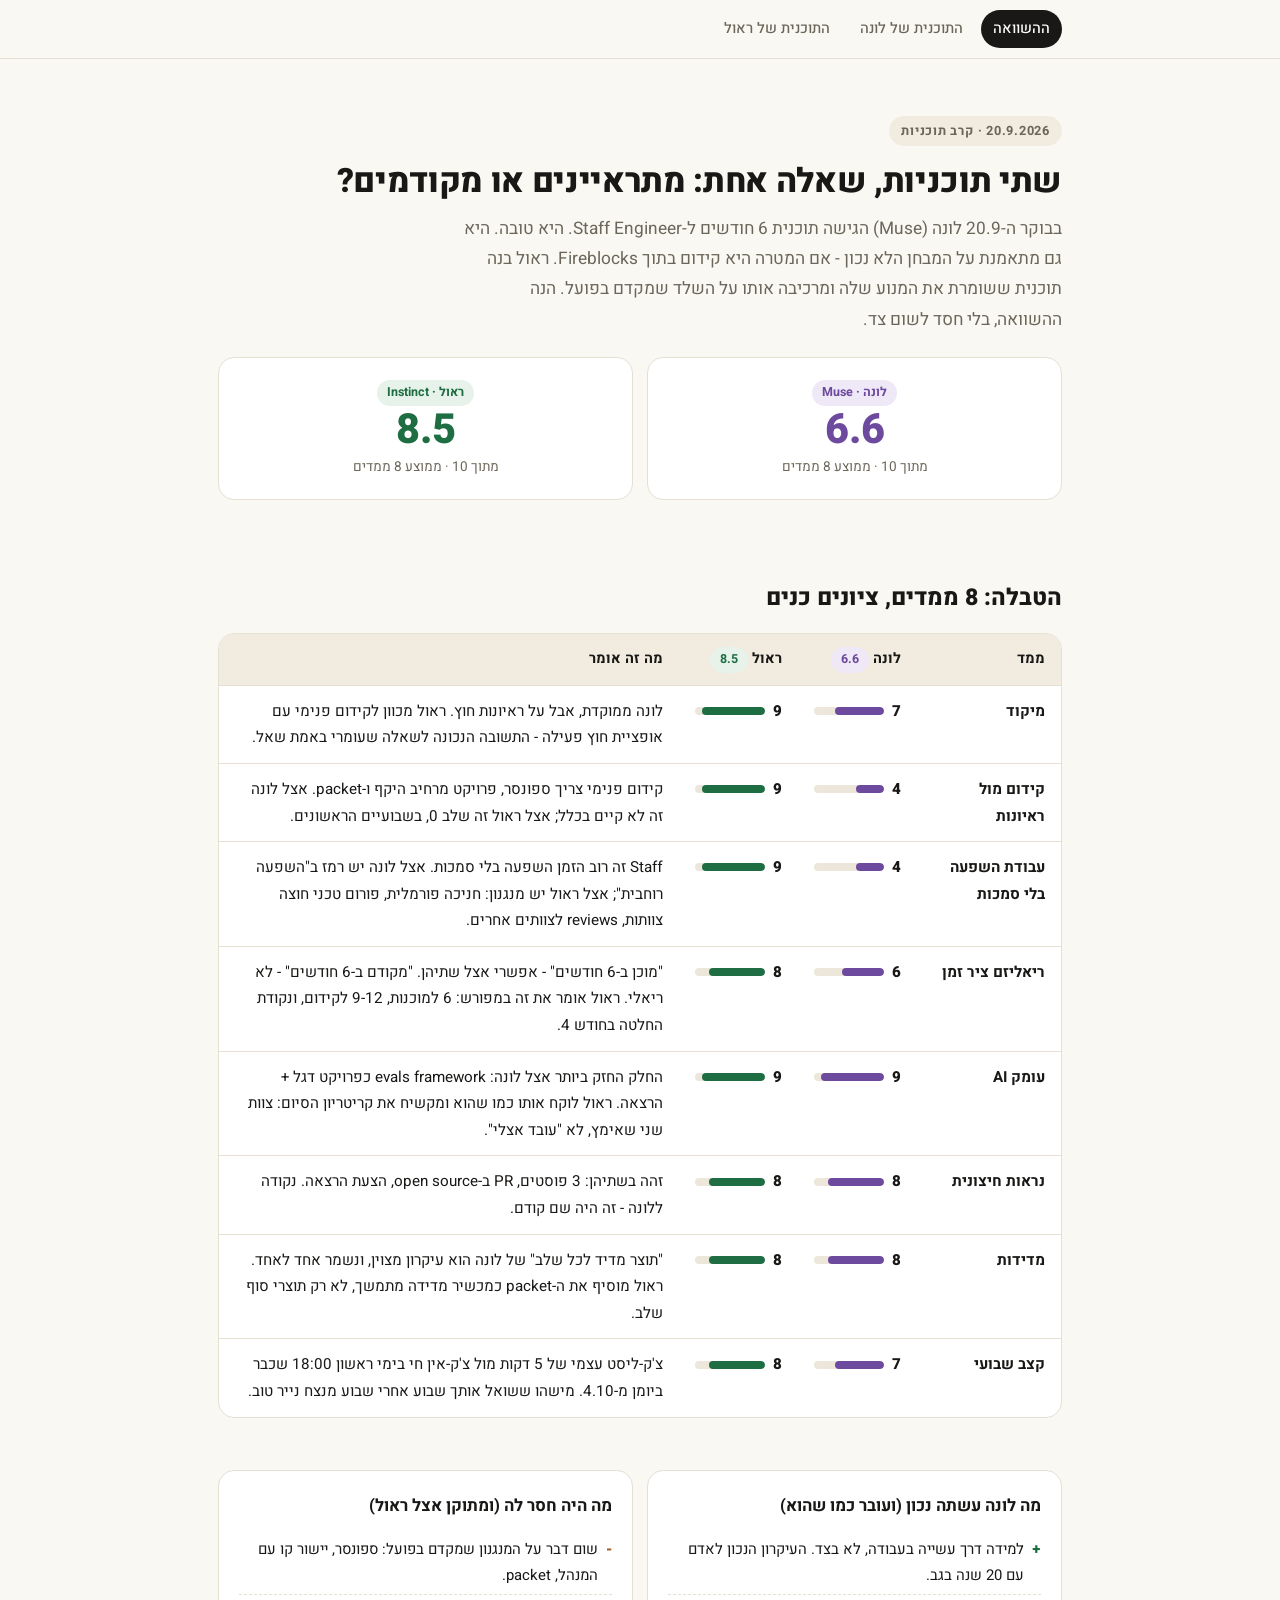
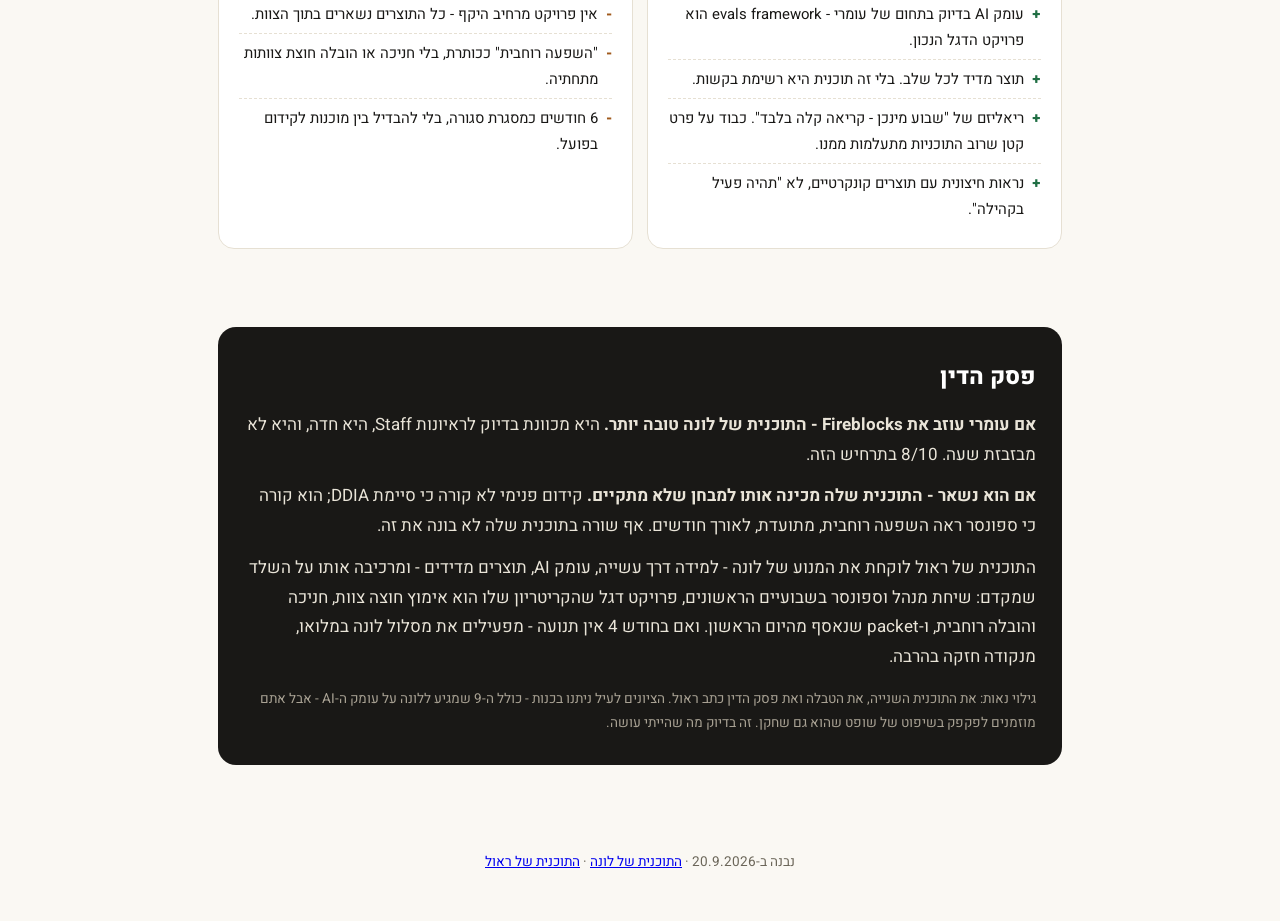
<file: index.html>
<!DOCTYPE html>
<html lang="he" dir="rtl">
<head>
<meta charset="UTF-8">
<meta name="viewport" content="width=device-width, initial-scale=1.0">
<title>ההשוואה - לונה מול ראול: שתי תוכניות ל-Staff</title>
<meta name="description" content="השוואה ישירה בין תוכנית הלימוד של לונה (Muse) לתוכנית של ראול (Instinct): שמונה ממדים, ציונים כנים, ופסק דין בוטה.">
<link rel="preconnect" href="https://fonts.googleapis.com">
<link rel="preconnect" href="https://fonts.gstatic.com" crossorigin>
<link href="https://fonts.googleapis.com/css2?family=Heebo:wght@400;500;700;800&display=swap" rel="stylesheet">
<link rel="stylesheet" href="styles.css">
</head>
<body>
<nav class="site"><div class="wrap">
  <a href="index.html" class="active">ההשוואה</a>
  <a href="luna.html">התוכנית של לונה</a>
  <a href="raul.html">התוכנית של ראול</a>
</div></nav>

<header class="hero"><div class="wrap">
  <span class="kicker">20.9.2026 · קרב תוכניות</span>
  <h1>שתי תוכניות, שאלה אחת: מתראיינים או מקודמים?</h1>
  <p class="subtitle">בבוקר ה-20.9 לונה (Muse) הגישה תוכנית 6 חודשים ל-Staff Engineer. היא טובה. היא גם מתאמנת על המבחן הלא נכון - אם המטרה היא קידום בתוך Fireblocks. ראול בנה תוכנית ששומרת את המנוע שלה ומרכיבה אותו על השלד שמקדם בפועל. הנה ההשוואה, בלי חסד לשום צד.</p>
  <div class="scores">
    <div class="scorecard luna">
      <div class="who"><span class="chip luna">לונה · Muse</span></div>
      <div class="big">6.6</div>
      <div class="of">מתוך 10 · ממוצע 8 ממדים</div>
    </div>
    <div class="scorecard raul">
      <div class="who"><span class="chip raul">ראול · Instinct</span></div>
      <div class="big">8.5</div>
      <div class="of">מתוך 10 · ממוצע 8 ממדים</div>
    </div>
  </div>
</div></header>

<main class="wrap">

<section>
  <h2>הטבלה: 8 ממדים, ציונים כנים</h2>
  <div class="table-scroll">
    <table class="cmp">
      <thead>
        <tr><th>ממד</th><th>לונה <span class="chip luna">6.6</span></th><th>ראול <span class="chip raul">8.5</span></th><th>מה זה אומר</th></tr>
      </thead>
      <tbody>
        <tr>
          <td data-label="ממד">מיקוד</td>
          <td data-label="לונה"><span class="score">7 <span class="bar luna"><i style="width:70%"></i></span></span></td>
          <td data-label="ראול"><span class="score">9 <span class="bar raul"><i style="width:90%"></i></span></span></td>
          <td data-label="מה זה אומר">לונה ממוקדת, אבל על ראיונות חוץ. ראול מכוון לקידום פנימי עם אופציית חוץ פעילה - התשובה הנכונה לשאלה שעומרי באמת שאל.</td>
        </tr>
        <tr>
          <td data-label="ממד">קידום מול ראיונות</td>
          <td data-label="לונה"><span class="score">4 <span class="bar luna"><i style="width:40%"></i></span></span></td>
          <td data-label="ראול"><span class="score">9 <span class="bar raul"><i style="width:90%"></i></span></span></td>
          <td data-label="מה זה אומר">קידום פנימי צריך ספונסר, פרויקט מרחיב היקף ו-packet. אצל לונה זה לא קיים בכלל; אצל ראול זה שלב 0, בשבועיים הראשונים.</td>
        </tr>
        <tr>
          <td data-label="ממד">עבודת השפעה בלי סמכות</td>
          <td data-label="לונה"><span class="score">4 <span class="bar luna"><i style="width:40%"></i></span></span></td>
          <td data-label="ראול"><span class="score">9 <span class="bar raul"><i style="width:90%"></i></span></span></td>
          <td data-label="מה זה אומר">Staff זה רוב הזמן השפעה בלי סמכות. אצל לונה יש רמז ב"השפעה רוחבית"; אצל ראול יש מנגנון: חניכה פורמלית, פורום טכני חוצה צוותות, reviews לצוותים אחרים.</td>
        </tr>
        <tr>
          <td data-label="ממד">ריאליזם ציר זמן</td>
          <td data-label="לונה"><span class="score">6 <span class="bar luna"><i style="width:60%"></i></span></span></td>
          <td data-label="ראול"><span class="score">8 <span class="bar raul"><i style="width:80%"></i></span></span></td>
          <td data-label="מה זה אומר">"מוכן ב-6 חודשים" - אפשרי אצל שתיהן. "מקודם ב-6 חודשים" - לא ריאלי. ראול אומר את זה במפורש: 6 למוכנות, 9-12 לקידום, ונקודת החלטה בחודש 4.</td>
        </tr>
        <tr>
          <td data-label="ממד">עומק AI</td>
          <td data-label="לונה"><span class="score">9 <span class="bar luna"><i style="width:90%"></i></span></span></td>
          <td data-label="ראול"><span class="score">9 <span class="bar raul"><i style="width:90%"></i></span></span></td>
          <td data-label="מה זה אומר">החלק החזק ביותר אצל לונה: evals framework כפרויקט דגל + הרצאה. ראול לוקח אותו כמו שהוא ומקשיח את קריטריון הסיום: צוות שני שאימץ, לא "עובד אצלי".</td>
        </tr>
        <tr>
          <td data-label="ממד">נראות חיצונית</td>
          <td data-label="לונה"><span class="score">8 <span class="bar luna"><i style="width:80%"></i></span></span></td>
          <td data-label="ראול"><span class="score">8 <span class="bar raul"><i style="width:80%"></i></span></span></td>
          <td data-label="מה זה אומר">זהה בשתיהן: 3 פוסטים, PR ב-open source, הצעת הרצאה. נקודה ללונה - זה היה שם קודם.</td>
        </tr>
        <tr>
          <td data-label="ממד">מדידות</td>
          <td data-label="לונה"><span class="score">8 <span class="bar luna"><i style="width:80%"></i></span></span></td>
          <td data-label="ראול"><span class="score">8 <span class="bar raul"><i style="width:80%"></i></span></span></td>
          <td data-label="מה זה אומר">"תוצר מדיד לכל שלב" של לונה הוא עיקרון מצוין, ונשמר אחד לאחד. ראול מוסיף את ה-packet כמכשיר מדידה מתמשך, לא רק תוצרי סוף שלב.</td>
        </tr>
        <tr>
          <td data-label="ממד">קצב שבועי</td>
          <td data-label="לונה"><span class="score">7 <span class="bar luna"><i style="width:70%"></i></span></span></td>
          <td data-label="ראול"><span class="score">8 <span class="bar raul"><i style="width:80%"></i></span></span></td>
          <td data-label="מה זה אומר">צ'ק-ליסט עצמי של 5 דקות מול צ'ק-אין חי בימי ראשון 18:00 שכבר ביומן מ-4.10. מישהו ששואל אותך שבוע אחרי שבוע מנצח נייר טוב.</td>
        </tr>
      </tbody>
    </table>
  </div>
</section>

<section>
  <div class="twocol">
    <div class="minibox">
      <h3>מה לונה עשתה נכון (ועובר כמו שהוא)</h3>
      <ul>
        <li><span class="plus">+</span> למידה דרך עשייה בעבודה, לא בצד. העיקרון הנכון לאדם עם 20 שנה בגב.</li>
        <li><span class="plus">+</span> עומק AI בדיוק בתחום של עומרי - evals framework הוא פרויקט הדגל הנכון.</li>
        <li><span class="plus">+</span> תוצר מדיד לכל שלב. בלי זה תוכנית היא רשימת בקשות.</li>
        <li><span class="plus">+</span> ריאליזם של "שבוע מינכן - קריאה קלה בלבד". כבוד על פרט קטן שרוב התוכניות מתעלמות ממנו.</li>
        <li><span class="plus">+</span> נראות חיצונית עם תוצרים קונקרטיים, לא "תהיה פעיל בקהילה".</li>
      </ul>
    </div>
    <div class="minibox">
      <h3>מה היה חסר לה (ומתוקן אצל ראול)</h3>
      <ul>
        <li><span class="minus">-</span> שום דבר על המנגנון שמקדם בפועל: ספונסר, יישור קו עם המנהל, packet.</li>
        <li><span class="minus">-</span> אין פרויקט מרחיב היקף - כל התוצרים נשארים בתוך הצוות.</li>
        <li><span class="minus">-</span> "השפעה רוחבית" ככותרת, בלי חניכה או הובלה חוצת צוותות מתחתיה.</li>
        <li><span class="minus">-</span> 6 חודשים כמסגרת סגורה, בלי להבדיל בין מוכנות לקידום בפועל.</li>
      </ul>
    </div>
  </div>
</section>

<section>
  <div class="verdict">
    <h2>פסק הדין</h2>
    <p><b>אם עומרי עוזב את Fireblocks - התוכנית של לונה טובה יותר.</b> היא מכוונת בדיוק לראיונות Staff, היא חדה, והיא לא מבזבזת שעה. 8/10 בתרחיש הזה.</p>
    <p><b>אם הוא נשאר - התוכנית שלה מכינה אותו למבחן שלא מתקיים.</b> קידום פנימי לא קורה כי סיימת DDIA; הוא קורה כי ספונסר ראה השפעה רוחבית, מתועדת, לאורך חודשים. אף שורה בתוכנית שלה לא בונה את זה.</p>
    <p>התוכנית של ראול לוקחת את המנוע של לונה - למידה דרך עשייה, עומק AI, תוצרים מדידים - ומרכיבה אותו על השלד שמקדם: שיחת מנהל וספונסר בשבועיים הראשונים, פרויקט דגל שהקריטריון שלו הוא אימוץ חוצה צוות, חניכה והובלה רוחבית, ו-packet שנאסף מהיום הראשון. ואם בחודש 4 אין תנועה - מפעילים את מסלול לונה במלואו, מנקודה חזקה בהרבה.</p>
    <div class="fine">גילוי נאות: את התוכנית השנייה, את הטבלה ואת פסק הדין כתב ראול. הציונים לעיל ניתנו בכנות - כולל ה-9 שמגיע ללונה על עומק ה-AI - אבל אתם מוזמנים לפקפק בשיפוט של שופט שהוא גם שחקן. זה בדיוק מה שהייתי עושה.</div>
  </div>
</section>

</main>
<footer><div class="wrap">
  נבנה ב-20.9.2026 · <a href="luna.html">התוכנית של לונה</a> · <a href="raul.html">התוכנית של ראול</a>
</div></footer>
</body>
</html>
</file>
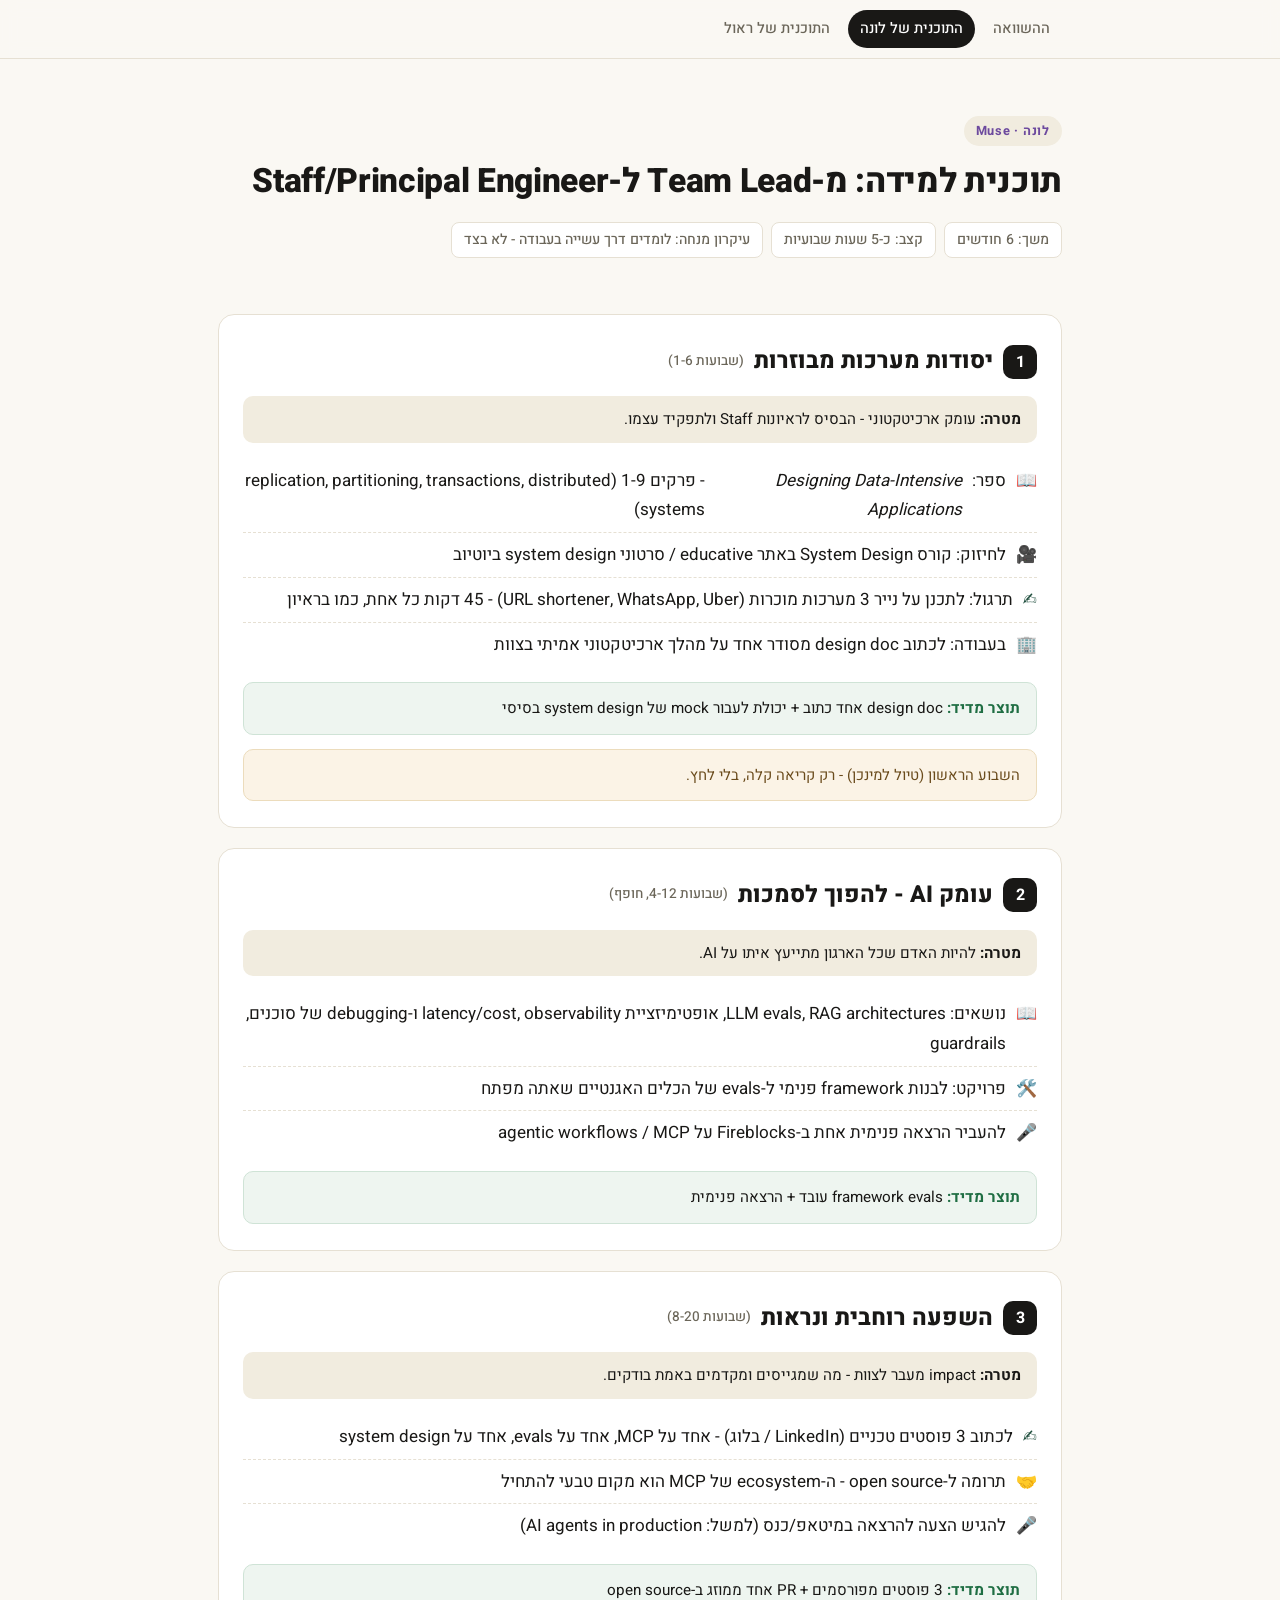
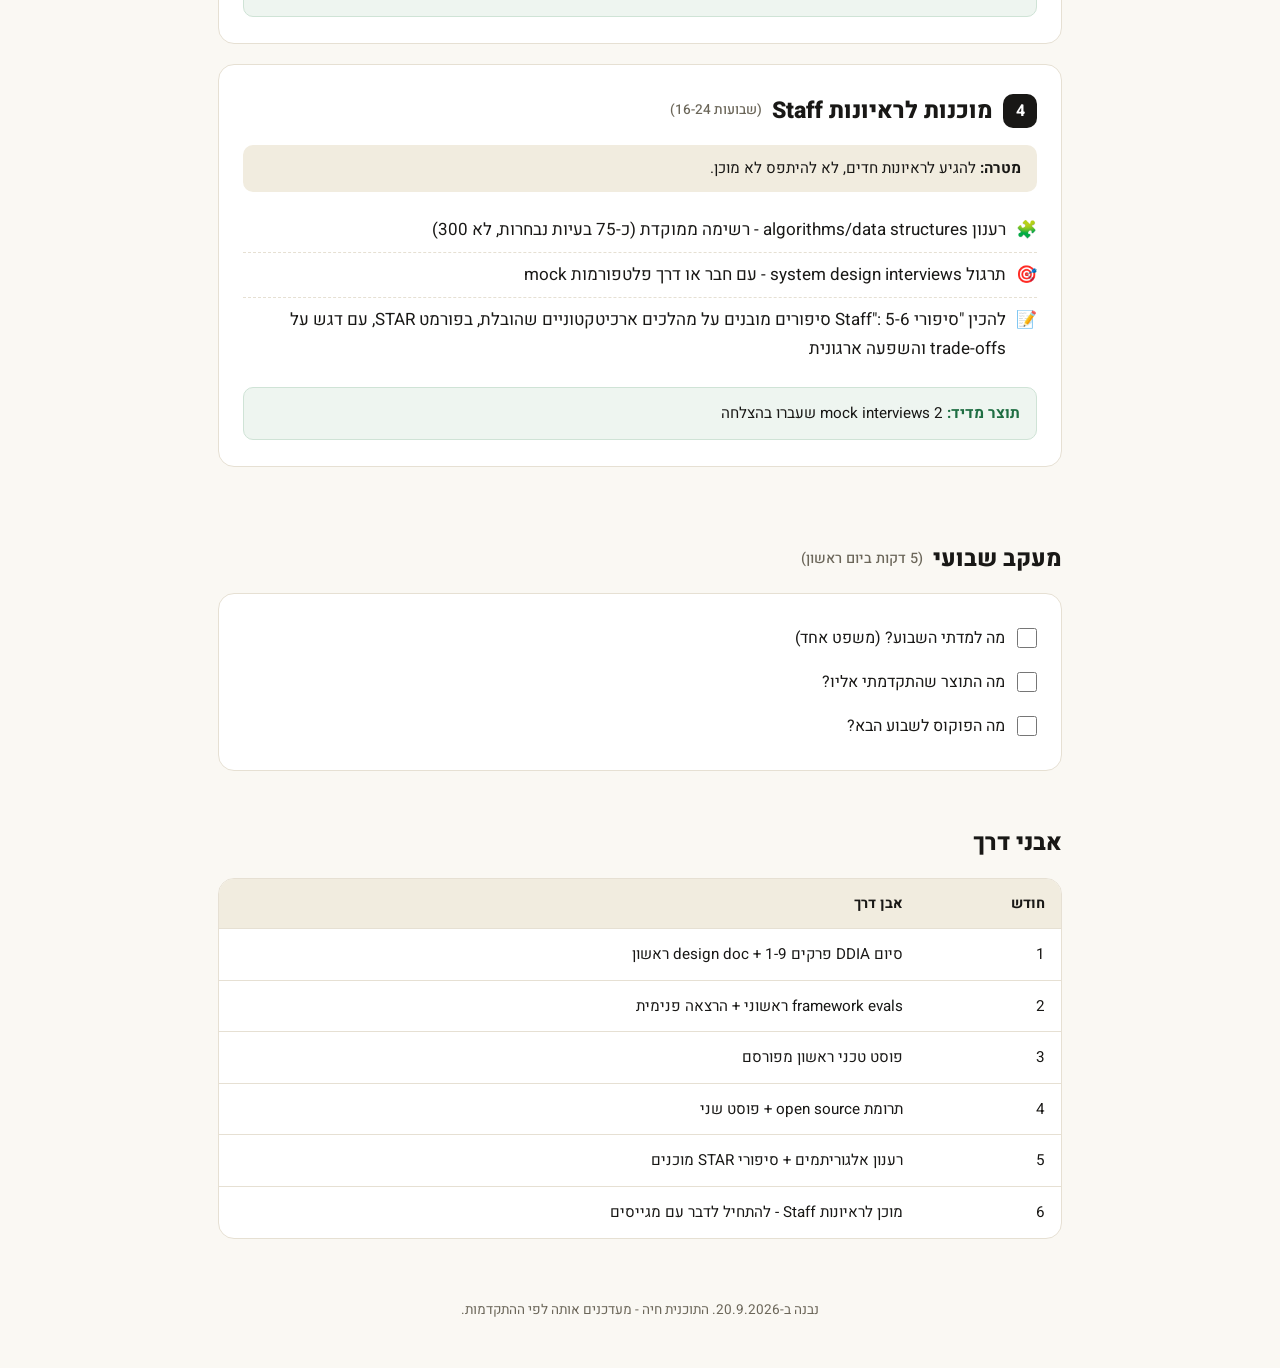
<file: luna.html>
<!DOCTYPE html>
<html lang="he" dir="rtl">
<head>
<meta charset="UTF-8">
<meta name="viewport" content="width=device-width, initial-scale=1.0">
<title>התוכנית של לונה - מ-Team Lead ל-Staff/Principal Engineer</title>
<meta name="description" content="תוכנית הלימוד המקורית של לונה (Muse): 6 חודשים, 5 שעות בשבוע, מ-Team Lead ל-Staff/Principal Engineer.">
<link rel="preconnect" href="https://fonts.googleapis.com">
<link rel="preconnect" href="https://fonts.gstatic.com" crossorigin>
<link href="https://fonts.googleapis.com/css2?family=Heebo:wght@400;500;700;800&display=swap" rel="stylesheet">
<link rel="stylesheet" href="styles.css">
</head>
<body>
<nav class="site"><div class="wrap">
  <a href="index.html">ההשוואה</a>
  <a href="luna.html" class="active">התוכנית של לונה</a>
  <a href="raul.html">התוכנית של ראול</a>
</div></nav>

<header class="hero"><div class="wrap">
  <span class="kicker" style="color:var(--luna)">לונה · Muse</span>
  <h1>תוכנית למידה: מ-Team Lead ל-Staff/Principal Engineer</h1>
  <div class="meta-row">
    <span>משך: 6 חודשים</span>
    <span>קצב: כ-5 שעות שבועיות</span>
    <span>עיקרון מנחה: לומדים דרך עשייה בעבודה - לא בצד</span>
  </div>
</div></header>

<main class="wrap">

<section>
  <div class="stage">
    <h2><span class="num">1</span> יסודות מערכות מבוזרות <span style="font-size:.85rem;color:var(--muted);font-weight:500">(שבועות 1-6)</span></h2>
    <div class="goal"><b>מטרה:</b> עומק ארכיטקטוני - הבסיס לראיונות Staff ולתפקיד עצמו.</div>
    <ul>
      <li><span class="dot">📖</span> ספר: <i>Designing Data-Intensive Applications</i> - פרקים 1-9 (replication, partitioning, transactions, distributed systems)</li>
      <li><span class="dot">🎥</span> לחיזוק: קורס System Design באתר educative / סרטוני system design ביוטיוב</li>
      <li><span class="dot">✍️</span> תרגול: לתכנן על נייר 3 מערכות מוכרות (URL shortener, WhatsApp, Uber) - 45 דקות כל אחת, כמו בראיון</li>
      <li><span class="dot">🏢</span> בעבודה: לכתוב design doc מסודר אחד על מהלך ארכיטקטוני אמיתי בצוות</li>
    </ul>
    <div class="output"><b>תוצר מדיד:</b> design doc אחד כתוב + יכולת לעבור mock של system design בסיסי</div>
    <div class="note">השבוע הראשון (טיול למינכן) - רק קריאה קלה, בלי לחץ.</div>
  </div>

  <div class="stage">
    <h2><span class="num">2</span> עומק AI - להפוך לסמכות <span style="font-size:.85rem;color:var(--muted);font-weight:500">(שבועות 4-12, חופף)</span></h2>
    <div class="goal"><b>מטרה:</b> להיות האדם שכל הארגון מתייעץ איתו על AI.</div>
    <ul>
      <li><span class="dot">📖</span> נושאים: LLM evals, RAG architectures, אופטימיזציית latency/cost, observability ו-debugging של סוכנים, guardrails</li>
      <li><span class="dot">🛠️</span> פרויקט: לבנות framework פנימי ל-evals של הכלים האגנטיים שאתה מפתח</li>
      <li><span class="dot">🎤</span> להעביר הרצאה פנימית אחת ב-Fireblocks על agentic workflows / MCP</li>
    </ul>
    <div class="output"><b>תוצר מדיד:</b> framework evals עובד + הרצאה פנימית</div>
  </div>

  <div class="stage">
    <h2><span class="num">3</span> השפעה רוחבית ונראות <span style="font-size:.85rem;color:var(--muted);font-weight:500">(שבועות 8-20)</span></h2>
    <div class="goal"><b>מטרה:</b> impact מעבר לצוות - מה שמגייסים ומקדמים באמת בודקים.</div>
    <ul>
      <li><span class="dot">✍️</span> לכתוב 3 פוסטים טכניים (LinkedIn / בלוג) - אחד על MCP, אחד על evals, אחד על system design</li>
      <li><span class="dot">🤝</span> תרומה ל-open source - ה-ecosystem של MCP הוא מקום טבעי להתחיל</li>
      <li><span class="dot">🎤</span> להגיש הצעה להרצאה במיטאפ/כנס (למשל: AI agents in production)</li>
    </ul>
    <div class="output"><b>תוצר מדיד:</b> 3 פוסטים מפורסמים + PR אחד ממוזג ב-open source</div>
  </div>

  <div class="stage">
    <h2><span class="num">4</span> מוכנות לראיונות Staff <span style="font-size:.85rem;color:var(--muted);font-weight:500">(שבועות 16-24)</span></h2>
    <div class="goal"><b>מטרה:</b> להגיע לראיונות חדים, לא להיתפס לא מוכן.</div>
    <ul>
      <li><span class="dot">🧩</span> רענון algorithms/data structures - רשימה ממוקדת (כ-75 בעיות נבחרות, לא 300)</li>
      <li><span class="dot">🎯</span> תרגול system design interviews - עם חבר או דרך פלטפורמות mock</li>
      <li><span class="dot">📝</span> להכין "סיפורי Staff": 5-6 סיפורים מובנים על מהלכים ארכיטקטוניים שהובלת, בפורמט STAR, עם דגש על trade-offs והשפעה ארגונית</li>
    </ul>
    <div class="output"><b>תוצר מדיד:</b> 2 mock interviews שעברו בהצלחה</div>
  </div>
</section>

<section>
  <h2>מעקב שבועי <span style="font-size:.9rem;color:var(--muted);font-weight:500">(5 דקות ביום ראשון)</span></h2>
  <div class="checklist">
    <label><input type="checkbox"> מה למדתי השבוע? (משפט אחד)</label>
    <label><input type="checkbox"> מה התוצר שהתקדמתי אליו?</label>
    <label><input type="checkbox"> מה הפוקוס לשבוע הבא?</label>
  </div>
</section>

<section>
  <h2>אבני דרך</h2>
  <div class="table-scroll">
    <table>
      <thead><tr><th>חודש</th><th>אבן דרך</th></tr></thead>
      <tbody>
        <tr><td>1</td><td>סיום DDIA פרקים 1-9 + design doc ראשון</td></tr>
        <tr><td>2</td><td>framework evals ראשוני + הרצאה פנימית</td></tr>
        <tr><td>3</td><td>פוסט טכני ראשון מפורסם</td></tr>
        <tr><td>4</td><td>תרומת open source + פוסט שני</td></tr>
        <tr><td>5</td><td>רענון אלגוריתמים + סיפורי STAR מוכנים</td></tr>
        <tr><td>6</td><td>מוכן לראיונות Staff - להתחיל לדבר עם מגייסים</td></tr>
      </tbody>
    </table>
  </div>
</section>

</main>
<footer><div class="wrap">
  נבנה ב-20.9.2026. התוכנית חיה - מעדכנים אותה לפי ההתקדמות.
</div></footer>
</body>
</html>
</file>
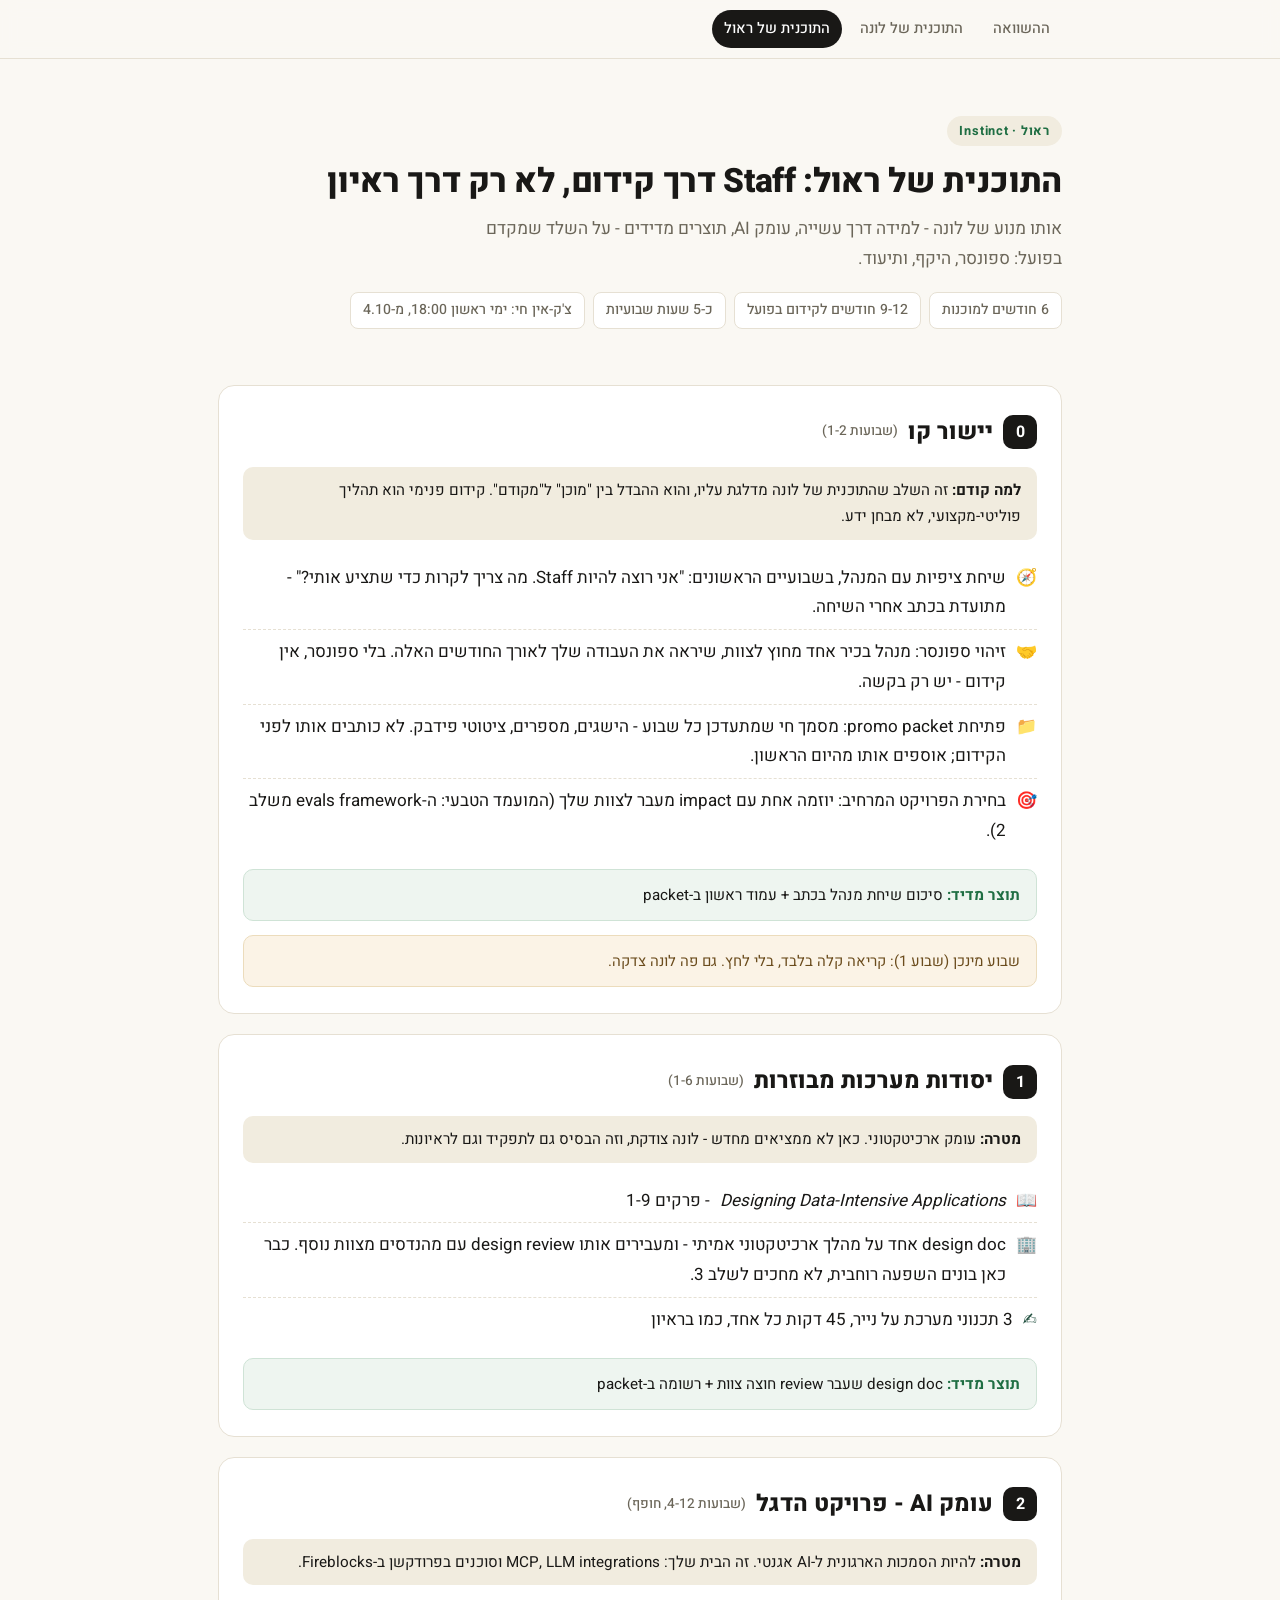
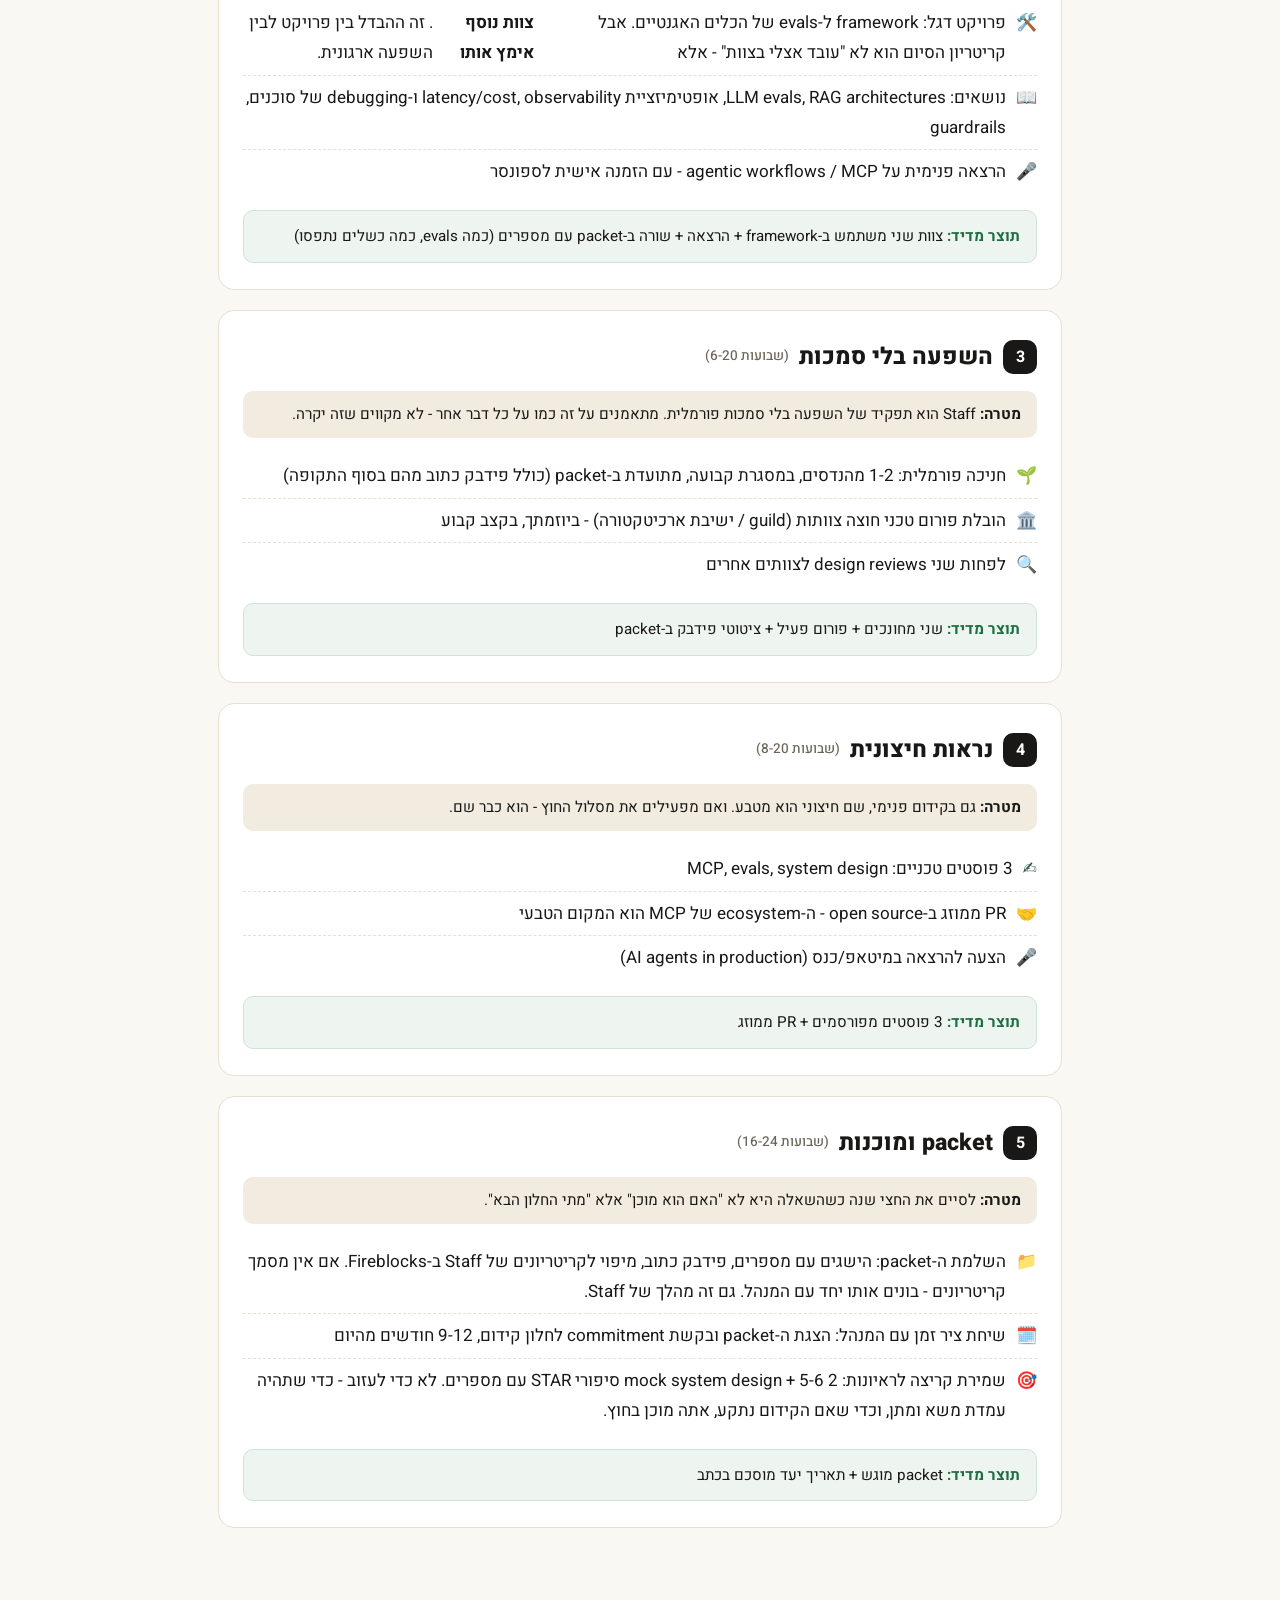
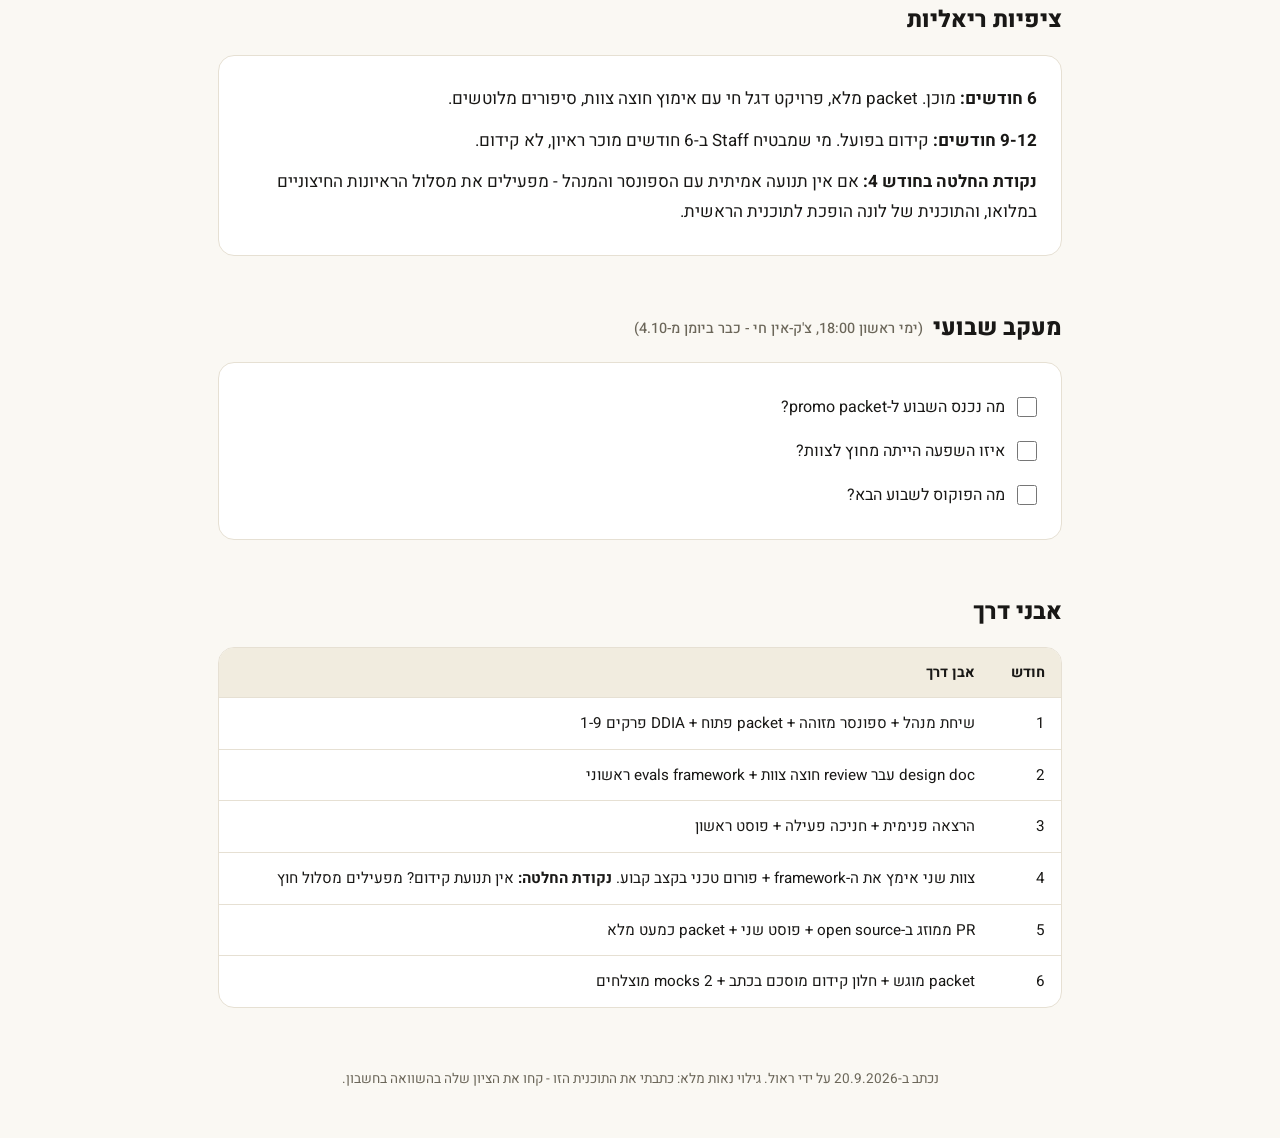
<file: raul.html>
<!DOCTYPE html>
<html lang="he" dir="rtl">
<head>
<meta charset="UTF-8">
<meta name="viewport" content="width=device-width, initial-scale=1.0">
<title>התוכנית של ראול - Staff דרך קידום פנימי</title>
<meta name="description" content="התוכנית של ראול: 6 חודשים למוכנות Staff, 9-12 חודשים לקידום בפועל. ספונסר, promo packet, פרויקט דגל חוצה צוות.">
<link rel="preconnect" href="https://fonts.googleapis.com">
<link rel="preconnect" href="https://fonts.gstatic.com" crossorigin>
<link href="https://fonts.googleapis.com/css2?family=Heebo:wght@400;500;700;800&display=swap" rel="stylesheet">
<link rel="stylesheet" href="styles.css">
</head>
<body>
<nav class="site"><div class="wrap">
  <a href="index.html">ההשוואה</a>
  <a href="luna.html">התוכנית של לונה</a>
  <a href="raul.html" class="active">התוכנית של ראול</a>
</div></nav>

<header class="hero"><div class="wrap">
  <span class="kicker" style="color:var(--raul)">ראול · Instinct</span>
  <h1>התוכנית של ראול: Staff דרך קידום, לא רק דרך ראיון</h1>
  <p class="subtitle">אותו מנוע של לונה - למידה דרך עשייה, עומק AI, תוצרים מדידים - על השלד שמקדם בפועל: ספונסר, היקף, ותיעוד.</p>
  <div class="meta-row">
    <span>6 חודשים למוכנות</span>
    <span>9-12 חודשים לקידום בפועל</span>
    <span>כ-5 שעות שבועיות</span>
    <span>צ'ק-אין חי: ימי ראשון 18:00, מ-4.10</span>
  </div>
</div></header>

<main class="wrap">

<section>
  <div class="stage">
    <h2><span class="num">0</span> יישור קו <span style="font-size:.85rem;color:var(--muted);font-weight:500">(שבועות 1-2)</span></h2>
    <div class="goal"><b>למה קודם:</b> זה השלב שהתוכנית של לונה מדלגת עליו, והוא ההבדל בין "מוכן" ל"מקודם". קידום פנימי הוא תהליך פוליטי-מקצועי, לא מבחן ידע.</div>
    <ul>
      <li><span class="dot">🧭</span> שיחת ציפיות עם המנהל, בשבועיים הראשונים: "אני רוצה להיות Staff. מה צריך לקרות כדי שתציע אותי?" - מתועדת בכתב אחרי השיחה.</li>
      <li><span class="dot">🤝</span> זיהוי ספונסר: מנהל בכיר אחד מחוץ לצוות, שיראה את העבודה שלך לאורך החודשים האלה. בלי ספונסר, אין קידום - יש רק בקשה.</li>
      <li><span class="dot">📁</span> פתיחת promo packet: מסמך חי שמתעדכן כל שבוע - הישגים, מספרים, ציטוטי פידבק. לא כותבים אותו לפני הקידום; אוספים אותו מהיום הראשון.</li>
      <li><span class="dot">🎯</span> בחירת הפרויקט המרחיב: יוזמה אחת עם impact מעבר לצוות שלך (המועמד הטבעי: ה-evals framework משלב 2).</li>
    </ul>
    <div class="output"><b>תוצר מדיד:</b> סיכום שיחת מנהל בכתב + עמוד ראשון ב-packet</div>
    <div class="note">שבוע מינכן (שבוע 1): קריאה קלה בלבד, בלי לחץ. גם פה לונה צדקה.</div>
  </div>

  <div class="stage">
    <h2><span class="num">1</span> יסודות מערכות מבוזרות <span style="font-size:.85rem;color:var(--muted);font-weight:500">(שבועות 1-6)</span></h2>
    <div class="goal"><b>מטרה:</b> עומק ארכיטקטוני. כאן לא ממציאים מחדש - לונה צודקת, וזה הבסיס גם לתפקיד וגם לראיונות.</div>
    <ul>
      <li><span class="dot">📖</span> <i>Designing Data-Intensive Applications</i> - פרקים 1-9</li>
      <li><span class="dot">🏢</span> design doc אחד על מהלך ארכיטקטוני אמיתי - ומעבירים אותו design review עם מהנדסים מצוות נוסף. כבר כאן בונים השפעה רוחבית, לא מחכים לשלב 3.</li>
      <li><span class="dot">✍️</span> 3 תכנוני מערכת על נייר, 45 דקות כל אחד, כמו בראיון</li>
    </ul>
    <div class="output"><b>תוצר מדיד:</b> design doc שעבר review חוצה צוות + רשומה ב-packet</div>
  </div>

  <div class="stage">
    <h2><span class="num">2</span> עומק AI - פרויקט הדגל <span style="font-size:.85rem;color:var(--muted);font-weight:500">(שבועות 4-12, חופף)</span></h2>
    <div class="goal"><b>מטרה:</b> להיות הסמכות הארגונית ל-AI אגנטי. זה הבית שלך: MCP, LLM integrations וסוכנים בפרודקשן ב-Fireblocks.</div>
    <ul>
      <li><span class="dot">🛠️</span> פרויקט דגל: framework ל-evals של הכלים האגנטיים. אבל קריטריון הסיום הוא לא "עובד אצלי בצוות" - אלא <b>צוות נוסף אימץ אותו</b>. זה ההבדל בין פרויקט לבין השפעה ארגונית.</li>
      <li><span class="dot">📖</span> נושאים: LLM evals, RAG architectures, אופטימיזציית latency/cost, observability ו-debugging של סוכנים, guardrails</li>
      <li><span class="dot">🎤</span> הרצאה פנימית על agentic workflows / MCP - עם הזמנה אישית לספונסר</li>
    </ul>
    <div class="output"><b>תוצר מדיד:</b> צוות שני משתמש ב-framework + הרצאה + שורה ב-packet עם מספרים (כמה evals, כמה כשלים נתפסו)</div>
  </div>

  <div class="stage">
    <h2><span class="num">3</span> השפעה בלי סמכות <span style="font-size:.85rem;color:var(--muted);font-weight:500">(שבועות 6-20)</span></h2>
    <div class="goal"><b>מטרה:</b> Staff הוא תפקיד של השפעה בלי סמכות פורמלית. מתאמנים על זה כמו על כל דבר אחר - לא מקווים שזה יקרה.</div>
    <ul>
      <li><span class="dot">🌱</span> חניכה פורמלית: 1-2 מהנדסים, במסגרת קבועה, מתועדת ב-packet (כולל פידבק כתוב מהם בסוף התקופה)</li>
      <li><span class="dot">🏛️</span> הובלת פורום טכני חוצה צוותות (guild / ישיבת ארכיטקטורה) - ביוזמתך, בקצב קבוע</li>
      <li><span class="dot">🔍</span> לפחות שני design reviews לצוותים אחרים</li>
    </ul>
    <div class="output"><b>תוצר מדיד:</b> שני מחונכים + פורום פעיל + ציטוטי פידבק ב-packet</div>
  </div>

  <div class="stage">
    <h2><span class="num">4</span> נראות חיצונית <span style="font-size:.85rem;color:var(--muted);font-weight:500">(שבועות 8-20)</span></h2>
    <div class="goal"><b>מטרה:</b> גם בקידום פנימי, שם חיצוני הוא מטבע. ואם מפעילים את מסלול החוץ - הוא כבר שם.</div>
    <ul>
      <li><span class="dot">✍️</span> 3 פוסטים טכניים: MCP, evals, system design</li>
      <li><span class="dot">🤝</span> PR ממוזג ב-open source - ה-ecosystem של MCP הוא המקום הטבעי</li>
      <li><span class="dot">🎤</span> הצעה להרצאה במיטאפ/כנס (AI agents in production)</li>
    </ul>
    <div class="output"><b>תוצר מדיד:</b> 3 פוסטים מפורסמים + PR ממוזג</div>
  </div>

  <div class="stage">
    <h2><span class="num">5</span> packet ומוכנות <span style="font-size:.85rem;color:var(--muted);font-weight:500">(שבועות 16-24)</span></h2>
    <div class="goal"><b>מטרה:</b> לסיים את החצי שנה כשהשאלה היא לא "האם הוא מוכן" אלא "מתי החלון הבא".</div>
    <ul>
      <li><span class="dot">📁</span> השלמת ה-packet: הישגים עם מספרים, פידבק כתוב, מיפוי לקריטריונים של Staff ב-Fireblocks. אם אין מסמך קריטריונים - בונים אותו יחד עם המנהל. גם זה מהלך של Staff.</li>
      <li><span class="dot">🗓️</span> שיחת ציר זמן עם המנהל: הצגת ה-packet ובקשת commitment לחלון קידום, 9-12 חודשים מהיום</li>
      <li><span class="dot">🎯</span> שמירת קריצה לראיונות: 2 mock system design + 5-6 סיפורי STAR עם מספרים. לא כדי לעזוב - כדי שתהיה עמדת משא ומתן, וכדי שאם הקידום נתקע, אתה מוכן בחוץ.</li>
    </ul>
    <div class="output"><b>תוצר מדיד:</b> packet מוגש + תאריך יעד מוסכם בכתב</div>
  </div>
</section>

<section>
  <h2>ציפיות ריאליות</h2>
  <div class="checklist" style="display:block">
    <p style="padding:6px 0"><b>6 חודשים:</b> מוכן. packet מלא, פרויקט דגל חי עם אימוץ חוצה צוות, סיפורים מלוטשים.</p>
    <p style="padding:6px 0"><b>9-12 חודשים:</b> קידום בפועל. מי שמבטיח Staff ב-6 חודשים מוכר ראיון, לא קידום.</p>
    <p style="padding:6px 0"><b>נקודת החלטה בחודש 4:</b> אם אין תנועה אמיתית עם הספונסר והמנהל - מפעילים את מסלול הראיונות החיצוניים במלואו, והתוכנית של לונה הופכת לתוכנית הראשית.</p>
  </div>
</section>

<section>
  <h2>מעקב שבועי <span style="font-size:.9rem;color:var(--muted);font-weight:500">(ימי ראשון 18:00, צ'ק-אין חי - כבר ביומן מ-4.10)</span></h2>
  <div class="checklist">
    <label><input type="checkbox"> מה נכנס השבוע ל-promo packet?</label>
    <label><input type="checkbox"> איזו השפעה הייתה מחוץ לצוות?</label>
    <label><input type="checkbox"> מה הפוקוס לשבוע הבא?</label>
  </div>
</section>

<section>
  <h2>אבני דרך</h2>
  <div class="table-scroll">
    <table>
      <thead><tr><th>חודש</th><th>אבן דרך</th></tr></thead>
      <tbody>
        <tr><td>1</td><td>שיחת מנהל + ספונסר מזוהה + packet פתוח + DDIA פרקים 1-9</td></tr>
        <tr><td>2</td><td>design doc עבר review חוצה צוות + evals framework ראשוני</td></tr>
        <tr><td>3</td><td>הרצאה פנימית + חניכה פעילה + פוסט ראשון</td></tr>
        <tr><td>4</td><td>צוות שני אימץ את ה-framework + פורום טכני בקצב קבוע. <b>נקודת החלטה:</b> אין תנועת קידום? מפעילים מסלול חוץ</td></tr>
        <tr><td>5</td><td>PR ממוזג ב-open source + פוסט שני + packet כמעט מלא</td></tr>
        <tr><td>6</td><td>packet מוגש + חלון קידום מוסכם בכתב + 2 mocks מוצלחים</td></tr>
      </tbody>
    </table>
  </div>
</section>

</main>
<footer><div class="wrap">
  נכתב ב-20.9.2026 על ידי ראול. גילוי נאות מלא: כתבתי את התוכנית הזו - קחו את הציון שלה בהשוואה בחשבון.
</div></footer>
</body>
</html>
</file>
<file: styles.css>
/* שתי תוכניות Staff — עיצוב משותף */
:root{
  --bg:#faf8f3; --paper:#ffffff; --ink:#191816; --muted:#6b6659;
  --line:#e6e0d3; --accent:#1f4e3d; --luna:#6d4a9e; --raul:#1f6e43;
  --chip:#f1ecdf; --good:#1f6e43; --warn:#a05a1c;
}
*{box-sizing:border-box;margin:0;padding:0}
html{scroll-behavior:smooth}
body{
  font-family:'Heebo',system-ui,-apple-system,'Segoe UI',Arial,sans-serif;
  background:var(--bg); color:var(--ink); line-height:1.75;
  font-size:17px; -webkit-font-smoothing:antialiased;
}
.wrap{max-width:880px;margin:0 auto;padding:0 18px}
/* Nav */
nav.site{
  position:sticky;top:0;z-index:10;background:rgba(250,248,243,.92);
  backdrop-filter:blur(8px);border-bottom:1px solid var(--line);
}
nav.site .wrap{display:flex;gap:6px;align-items:center;padding-top:10px;padding-bottom:10px;overflow-x:auto}
nav.site a{
  text-decoration:none;color:var(--muted);font-weight:500;font-size:.92rem;
  padding:6px 12px;border-radius:999px;white-space:nowrap;
}
nav.site a.active{background:var(--ink);color:#fff}
nav.site a:hover:not(.active){color:var(--ink)}
/* Hero */
header.hero{padding:56px 0 30px}
.kicker{
  display:inline-block;font-size:.8rem;font-weight:700;letter-spacing:.06em;
  background:var(--chip);color:var(--muted);padding:4px 12px;border-radius:999px;margin-bottom:14px;
}
h1{font-size:2.1rem;line-height:1.3;font-weight:800;letter-spacing:-.01em}
.subtitle{color:var(--muted);font-size:1.08rem;margin-top:10px;max-width:60ch}
.meta-row{display:flex;flex-wrap:wrap;gap:8px;margin-top:18px}
.meta-row span{background:var(--paper);border:1px solid var(--line);border-radius:8px;padding:5px 12px;font-size:.88rem;color:var(--muted);font-weight:500}
/* Sections */
section{padding:26px 0}
h2{font-size:1.45rem;font-weight:800;margin-bottom:14px;display:flex;align-items:center;gap:10px}
h2 .num{
  flex:none;width:34px;height:34px;border-radius:10px;background:var(--ink);color:#fff;
  display:inline-flex;align-items:center;justify-content:center;font-size:1rem;font-weight:700;
}
.stage{
  background:var(--paper);border:1px solid var(--line);border-radius:16px;
  padding:26px 24px;margin-bottom:20px;
}
.stage .goal{background:var(--chip);border-radius:10px;padding:10px 16px;font-size:.95rem;margin:12px 0 16px}
.stage ul{list-style:none}
.stage ul li{padding:7px 0 7px 0;border-bottom:1px dashed var(--line);display:flex;gap:10px;align-items:flex-start}
.stage ul li:last-child{border-bottom:none}
.stage ul li .dot{flex:none;color:var(--accent);font-weight:800}
.output{
  margin-top:16px;padding:12px 16px;border-radius:10px;
  background:#eef5f0;border:1px solid #cfe3d6;font-size:.95rem;
}
.output b{color:var(--good)}
.note{
  margin-top:14px;padding:12px 16px;border-radius:10px;font-size:.93rem;
  background:#fbf3e6;border:1px solid #ecdcbc;color:#6b4c1d;
}
/* Checklist */
.checklist{background:var(--paper);border:1px solid var(--line);border-radius:16px;padding:22px 24px}
.checklist label{display:flex;gap:12px;align-items:flex-start;padding:8px 0;font-size:1rem}
.checklist input{flex:none;width:20px;height:20px;margin-top:4px;accent-color:var(--accent)}
/* Table */
.table-scroll{border:1px solid var(--line);border-radius:16px;overflow:hidden;background:var(--paper)}
table{width:100%;border-collapse:collapse;font-size:.95rem}
th,td{padding:12px 16px;text-align:right;border-bottom:1px solid var(--line);vertical-align:top}
th{background:var(--chip);font-weight:700;font-size:.9rem}
tr:last-child td{border-bottom:none}
/* Comparison */
table.cmp td:first-child{font-weight:700;white-space:normal;min-width:110px}
.score{display:inline-flex;align-items:center;gap:8px;font-weight:800;font-variant-numeric:tabular-nums}
.bar{width:70px;height:8px;border-radius:99px;background:#ece7da;overflow:hidden;display:inline-block}
.bar i{display:block;height:100%;border-radius:99px}
.bar.luna i{background:var(--luna)} .bar.raul i{background:var(--raul)}
.chip{display:inline-block;font-size:.78rem;font-weight:700;padding:2px 10px;border-radius:999px}
.chip.luna{background:#efe8f7;color:var(--luna)} .chip.raul{background:#e6f2ea;color:var(--raul)}
/* Score cards */
.scores{display:grid;grid-template-columns:1fr 1fr;gap:14px;margin:22px 0}
.scorecard{background:var(--paper);border:1px solid var(--line);border-radius:16px;padding:20px;text-align:center}
.scorecard .who{font-weight:700;font-size:.95rem}
.scorecard .big{font-size:2.6rem;font-weight:800;line-height:1.2;font-variant-numeric:tabular-nums}
.scorecard.luna .big{color:var(--luna)} .scorecard.raul .big{color:var(--raul)}
.scorecard .of{color:var(--muted);font-size:.85rem}
/* Verdict */
.verdict{background:var(--ink);color:#f4f1ea;border-radius:18px;padding:30px 26px;margin:26px 0}
.verdict h2{color:#fff;margin-bottom:12px}
.verdict p{margin-bottom:12px;color:#e9e4d8}
.verdict .fine{color:#a9a294;font-size:.85rem;margin-top:16px}
/* Two-col credit/holes */
.twocol{display:grid;grid-template-columns:1fr 1fr;gap:14px}
.minibox{background:var(--paper);border:1px solid var(--line);border-radius:16px;padding:20px}
.minibox h3{font-size:1.05rem;margin-bottom:10px}
.minibox ul{list-style:none;font-size:.93rem}
.minibox ul li{padding:6px 0;display:flex;gap:8px;align-items:flex-start;border-bottom:1px dashed var(--line)}
.minibox ul li:last-child{border-bottom:none}
.plus{color:var(--good);font-weight:800;flex:none}.minus{color:var(--warn);font-weight:800;flex:none}
footer{padding:34px 0 46px;color:var(--muted);font-size:.85rem;text-align:center}
/* Mobile: comparison table becomes stacked cards */
@media (max-width:600px){
  body{font-size:16px}
  h1{font-size:1.6rem}
  header.hero{padding:38px 0 22px}
  .scores{grid-template-columns:1fr 1fr;gap:10px}
  .scorecard .big{font-size:2rem}
  .twocol{grid-template-columns:1fr}
  table.cmp,table.cmp tbody,table.cmp tr,table.cmp td{display:block;width:100%}
  table.cmp thead{display:none}
  table.cmp tr{border-bottom:2px solid var(--line);padding:10px 0}
  table.cmp td{border-bottom:none;padding:6px 16px}
  table.cmp td[data-label]::before{
    content:attr(data-label);display:block;font-size:.78rem;font-weight:700;color:var(--muted);margin-bottom:2px;
  }
  table.cmp td:first-child{font-size:1.05rem;padding-top:12px}
}
</file>
